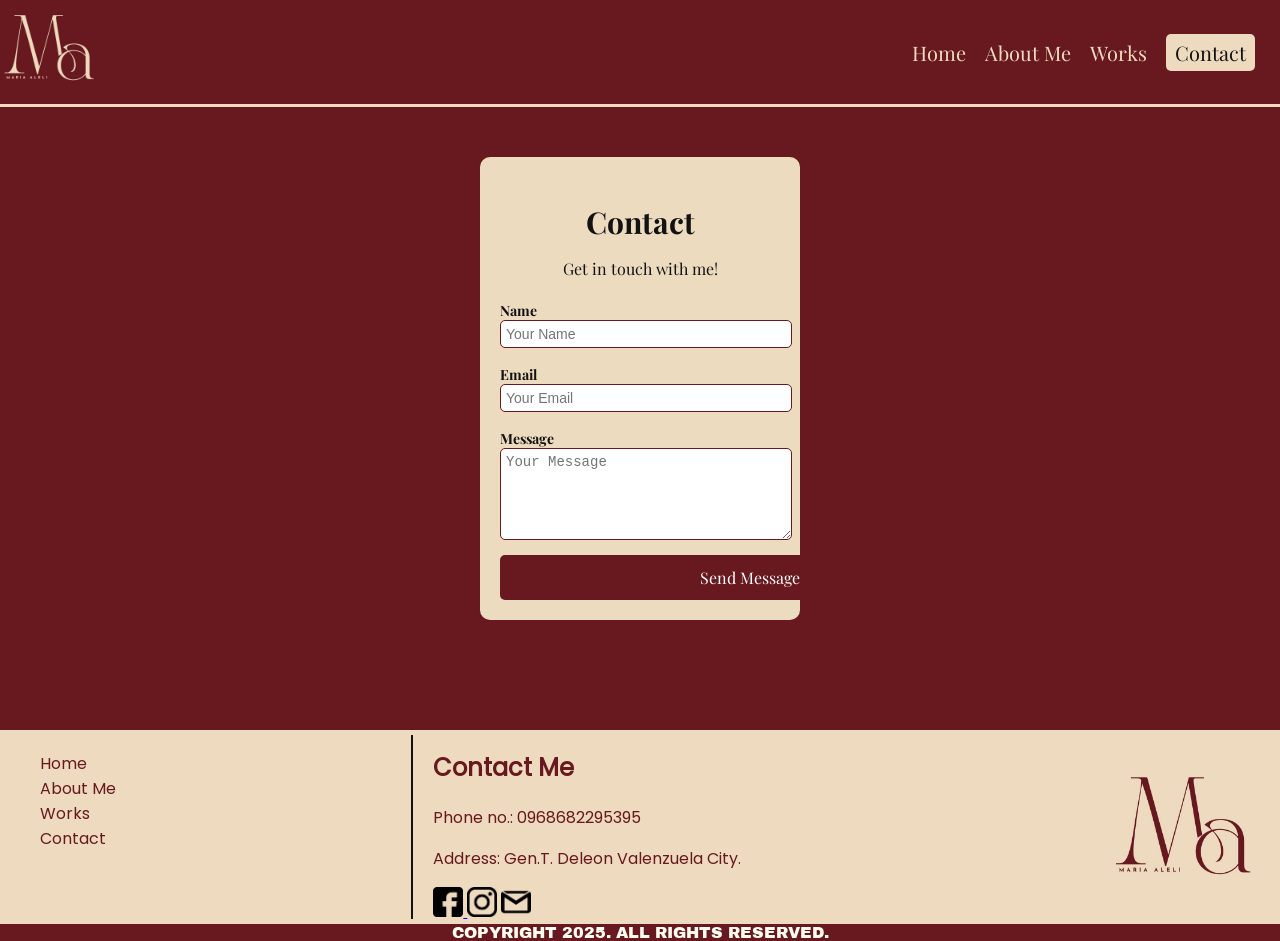
<file: contact.html>
<!DOCTYPE html>
<html>
	<head>
		<meta charset="UTF-8">
		<meta name="viewport" content="width=device-width, initial-scale=1.0">
		<title>Contact</title>
		<link rel="stylesheet" href="css/salilikanStyles.css">
	</head>
	<body id = "contact">
		<header>
		<a  ><img src = "image/aleli red logo.jpg" alt="Logo" class= "logo-img"> </a>
			<nav>
				<ul>
					<li><a href="index.html">Home</a></li>
					<li><a href="about.html">About Me</a></li>
					<li><a href="works.html">Works</a></li>
					<li><a href="contact.html" class="nav-link">Contact</a></li>
				</ul>
			</nav>
			
			
			
		</header>
		
		<main>	
		<section class="contact-container">
			<div class="contact-text">
				<h2>Contact</h2>
				<p>Get in touch with me!</p>
			</div>
			
			
			<div class = "form-container">
				<form class="contact-form">
					<div class="input-group">
						<label for="name">Name</label>
						<input type="text" id="name" name="name" placeholder="Your Name" required>
					</div>
					
					<div class="input-group">
						<label for="email">Email</label>
						<input type="email" id="email" name="email" placeholder="Your Email" required>
					</div>
					
					<div class="input-group">
						<label for="message">Message</label>
						<textarea id="message" name="message" rows="5" placeholder="Your Message" required></textarea>
					</div>
					
					<button type="submit" class="contact-btn">Send Message</button>
				</form>
			</div>
		</section>
		</main>
		
		
		
		
		
		<footer class = "footer">
					

					<div class="link-column">
						
							<ul id="footer-links">
								<li><a href="index.html">Home</a></li>
								<li><a href="about.html">About Me</a></li>
								<li><a href="works.html">Works</a></li>
								<li><a href="contact.html">Contact</a></li>
							</ul>
					</div>
					
					
					<div class="footer-column">
						<h2>Contact Me</h2>
						<p>Phone no.: 0968682295395
						</p>
						<p> Address: Gen.T. Deleon Valenzuela City.</p>	
						
						<a href="https://www.facebook.com/mariaaleli.salilican"><img src ="image/facebook logo.jpg" alt = "facebook" class = "footer-socials"> </a>
						<a href="https://www.instagram.com/aia.aleli/"><img src ="image/inst logo.jpg" alt = "instagram" class = "footer-socials"></a>
						<img src ="image/mail logo.jpg" alt = "mail" class = "footer-socials">
					</div>
					
					
					
					
					<div class="logo-column">
						<img src = "image/beigebg logo.jpg" alt="Logo" class= "footer-logo">
					</div>
					
			
			</footer>
			<p class = "copyright">COPYRIGHT 2025. ALL RIGHTS RESERVED.</p>
			
	</body>
</html>
</file>
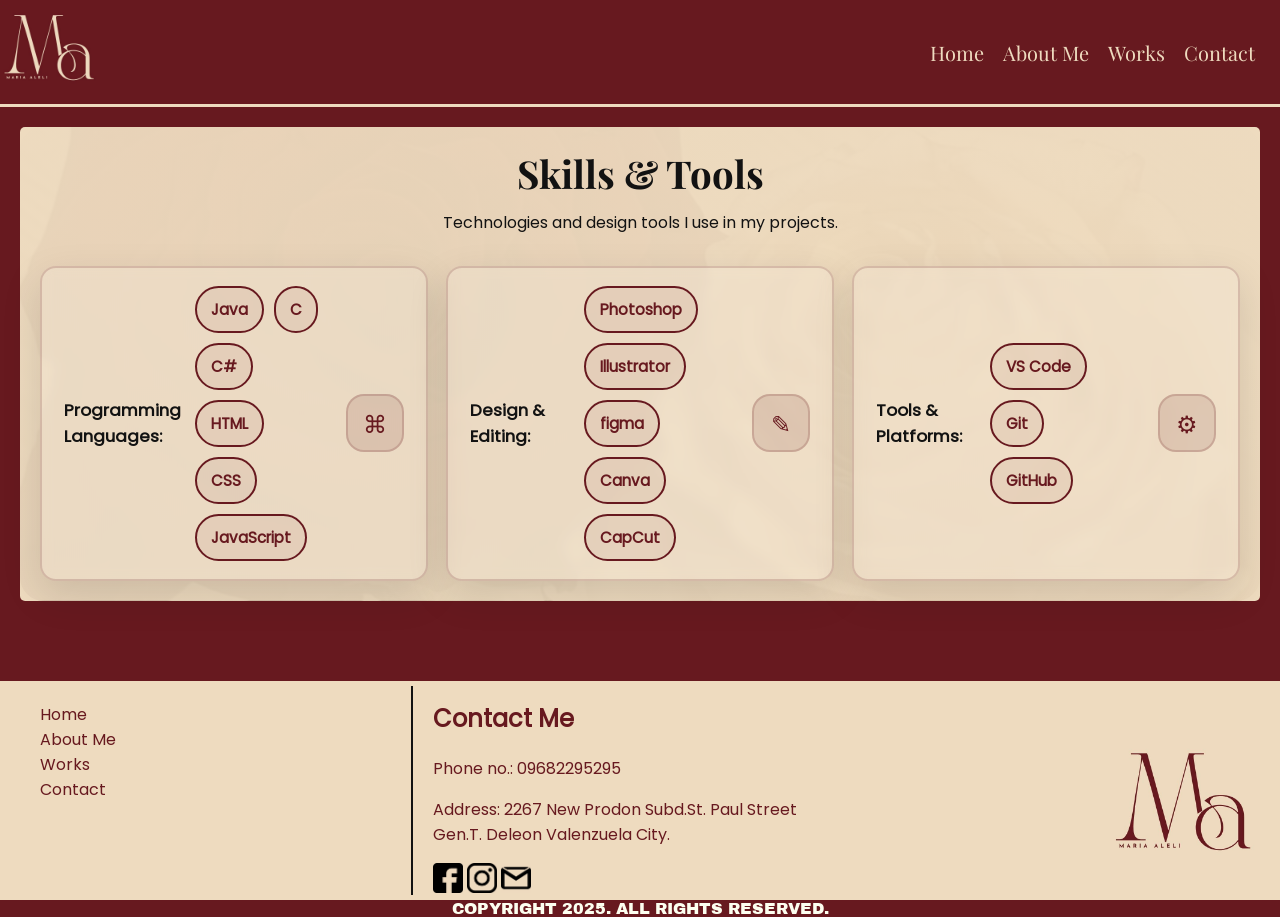
<file: skills.html>
<!DOCTYPE html>
<html>
<head>
	<meta charset="UTF-8">
	<meta name="viewport" content="width=device-width, initial-scale=1.0">
	<title>Skills &amp; Tools</title>
<link rel="stylesheet" href="css/salilikanStyles.css">
	<link rel="stylesheet" href="css/skills_additions.css">
</head>
<body>
	<header>
		<a href="index.html"><img src="image/aleli red logo.jpg" alt="Logo" class="logo-img"></a>
		<nav>
			<ul>
				<li><a href="index.html">Home</a></li>
				<li><a href="about.html">About Me</a></li>
				<li><a href="works.html">Works</a></li>
				<li><a href="contact.html">Contact</a></li>
			</ul>
		</nav>
	</header>

<main>
		<section id="skills" class="skills-container section-panel">
			<div class="skills-welcome-bg" aria-hidden="true"></div>
			<div class="skills-header">
				<h1>Skills &amp; Tools</h1>
				<p>Technologies and design tools I use in my projects.</p>
			</div>

			<div class="skills-cards" aria-label="Skills categories">
				<!-- Programming Languages -->
				<div class="skills-card">
					<div class="skills-card-left">
						<h2>Programming Languages:</h2>
					</div>
					<div class="skills-card-mid">
						<div class="chip-row">
							<span class="skill-chip">Java</span>
							<span class="skill-chip">C</span>
							<span class="skill-chip">C#</span>
							<span class="skill-chip">HTML</span>
							<span class="skill-chip">CSS</span>
							<span class="skill-chip">JavaScript</span>
						</div>
					</div>
					<div class="skills-card-right" aria-hidden="true">
						<div class="skills-icon">⌘</div>
					</div>
				</div>

				<!-- Design & Editing -->
				<div class="skills-card">
					<div class="skills-card-left">
						<h2>Design &amp; Editing:</h2>
					</div>
					<div class="skills-card-mid">
						<div class="chip-row">
							<span class="skill-chip">Photoshop</span>
							<span class="skill-chip">Illustrator</span>
							<span class="skill-chip">figma</span>
							<span class="skill-chip">Canva</span>
							<span class="skill-chip">CapCut</span>
						</div>
					</div>
					<div class="skills-card-right" aria-hidden="true">
						<div class="skills-icon">✎</div>
					</div>
				</div>

				<!-- Tools & Platforms -->
				<div class="skills-card">
					<div class="skills-card-left">
						<h2>Tools &amp; Platforms:</h2>
					</div>
					<div class="skills-card-mid">
						<div class="chip-row">
							<span class="skill-chip">VS Code</span>
							<span class="skill-chip">Git</span>
							<span class="skill-chip">GitHub</span>
						</div>
					</div>
					<div class="skills-card-right" aria-hidden="true">
						<div class="skills-icon">⚙</div>
					</div>
				</div>
			</div>
		</section>
	</main>

	<footer class="footer">
		<div class="link-column">
			<ul id="footer-links">
				<li><a href="index.html">Home</a></li>
				<li><a href="about.html">About Me</a></li>
				<li><a href="works.html">Works</a></li>
				<li><a href="contact.html">Contact</a></li>
			</ul>
		</div>

		<div class="footer-column">
			<h2>Contact Me</h2>
			<p>Phone no.: 09682295295</p>
			<p> Address: 2267 New Prodon Subd.St. Paul Street Gen.T. Deleon Valenzuela City.</p>
			<a href="https://www.facebook.com/mariaaleli.salilican"><img src="image/facebook logo.jpg" alt="facebook" class="footer-socials"></a>
			<a href="https://www.instagram.com/aia.aleli/"><img src="image/inst logo.jpg" alt="instagram" class="footer-socials"></a>
			<img src="image/mail logo.jpg" alt="mail" class="footer-socials">
		</div>

		<div class="logo-column">
			<img src="image/beigebg logo.jpg" alt="Logo" class="footer-logo">
		</div>
	</footer>

	<p class="copyright">COPYRIGHT 2025. ALL RIGHTS RESERVED.</p>
</body>
</html>
</file>
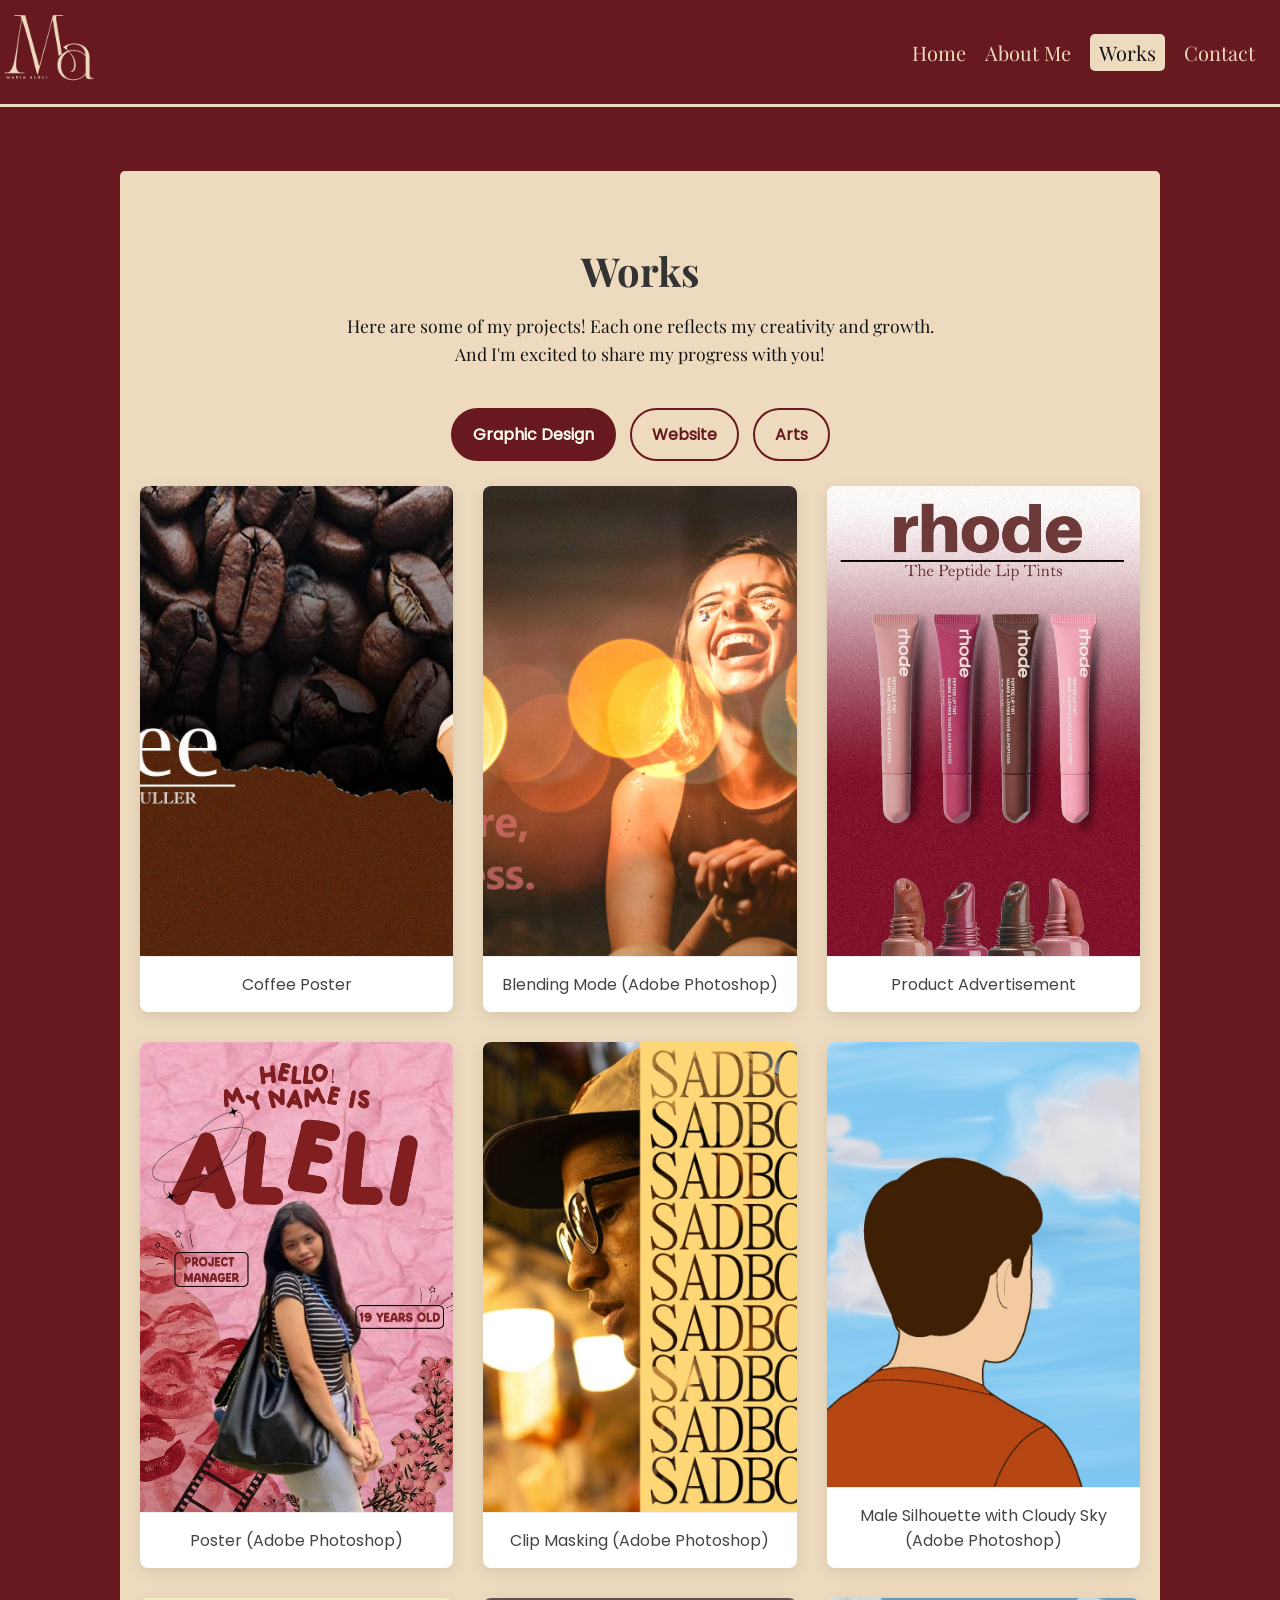
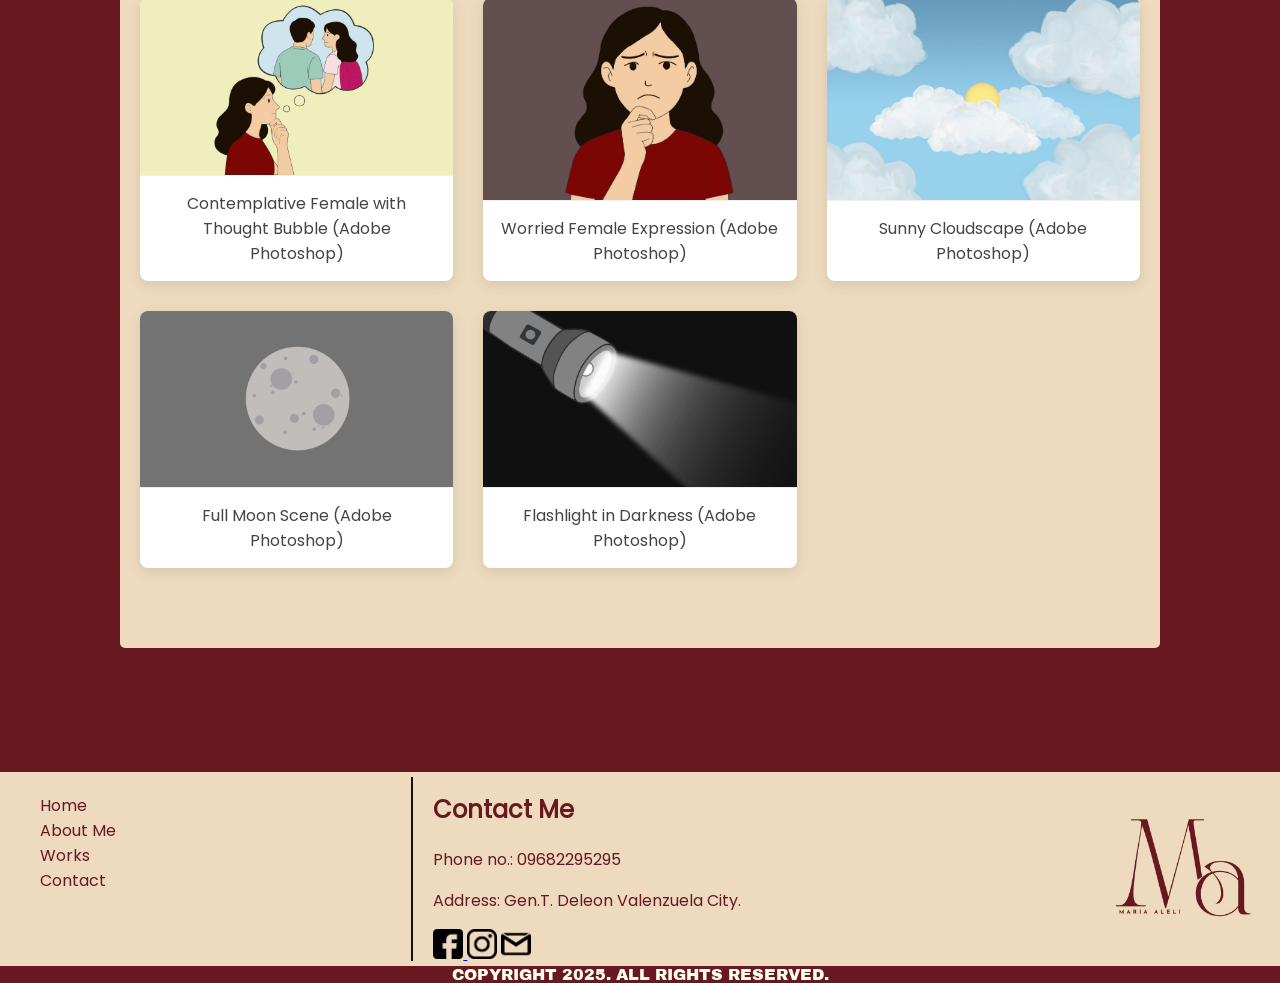
<file: works.html>
<!DOCTYPE html>
<html>
<head>
	<meta charset="UTF-8">
	<meta name="viewport" content="width=device-width, initial-scale=1.0">
    <title>Works</title>
    <link rel="stylesheet" href="css/salilikanStyles.css">
	<script src="js/script.js"></script>
</head>
<body id = "works">
    <header>
	<a href = "index.html"><img src = "image/aleli red logo.jpg" alt="Logo" class= "logo-img"> </a>
        <nav>
            <ul>
                <li><a href="index.html">Home</a></li>
                <li><a href="about.html">About Me</a></li>
                <li><a href="works.html" class="nav-link">Works</a></li>
                <li><a href="contact.html">Contact</a></li>
            </ul>
        </nav>
    </header>
	
	<main>
		<section class="work-container">    
    <div class="work-text">
        <h1>Works</h1>
        <p>Here are some of my projects! Each one reflects my creativity and growth. 
        And I'm excited to share my progress with you!</p>
    </div>
    

    
    <!-- Category Buttons -->
    <div class="work-categories" role="tablist" aria-label="Work categories">
        <button type="button" class="work-cat-btn active" data-category="graphic">Graphic Design</button>
        <button type="button" class="work-cat-btn" data-category="website">Website</button>
        <button type="button" class="work-cat-btn" data-category="arts">Arts</button>
    </div>

    <!-- Category content (graphic design = all current projects) -->
    <div class="work-category-content" id="work-graphic" aria-live="polite">
        <!-- Graphic Design: move everything that used to be page1 + page2 -->
        <div class="work-gallery" id="work-graphic-design">
            <div class="work-item">
                <img src="image/SALILIKAN_COFFEE POSTER.jpg" alt="Coffee Poster" class="works-img">
                <p class="work-label">Coffee Poster</p>
            </div>
            <div class="work-item">
                <img src="image/Salilikan_BlendingMode.jpg" alt="Blending Mode (Adobe Photoshop)" class="works-img">
                <p class="work-label">Blending Mode (Adobe Photoshop)</p>
            </div>
            <div class="work-item">
                <img src="image/rhode poster.jpg" alt="Product Advertisement" class="works-img">
                <p class="work-label">Product Advertisement</p>
            </div>
            <div class="work-item">
                <img src="image/self poster.jpg" alt="Poster (Adobe Photoshop)" class="works-img">
                <p class="work-label">Poster (Adobe Photoshop)</p>
            </div>
            <div class="work-item">
                <img src="image/Salilikan_ClippingMask.jpg" alt="Clip Masking (Adobe Photoshop)" class="works-img">
                <p class="work-label">Clip Masking (Adobe Photoshop)</p>
            </div>

            <div class="work-item">
                <img src="image/multimedia assets (1).jpg" alt="Male Silhouette with Cloudy Sky (Adobe Photoshop)" class="works-img">
                <p class="work-label">Male Silhouette with Cloudy Sky (Adobe Photoshop)</p>
            </div>
            <div class="work-item">
                <img src="image/multimedia assets (2).jpg" alt="Contemplative Female with Thought Bubble (Adobe Photoshop)" class="works-img">
                <p class="work-label">Contemplative Female with Thought Bubble (Adobe Photoshop)</p>
            </div>
            <div class="work-item">
                <img src="image/multimedia assets (3).jpg" alt="Worried Female Expression (Adobe Photoshop)" class="works-img">
                <p class="work-label">Worried Female Expression (Adobe Photoshop)</p>
            </div>
            <div class="work-item">
                <img src="image/multimedia assets (4).jpg" alt="Sunny Cloudscape (Adobe Photoshop)" class="works-img">
                <p class="work-label">Sunny Cloudscape (Adobe Photoshop)</p>
            </div>
            <div class="work-item">
                <img src="image/multimedia assets (5).jpg" alt="Full Moon Scene (Adobe Photoshop)" class="works-img">
                <p class="work-label">Full Moon Scene (Adobe Photoshop)</p>
            </div>
            <div class="work-item">
                <img src="image/multimedia assets (6).jpg" alt="Flashlight in Darkness (Adobe Photoshop)" class="works-img">
                <p class="work-label">Flashlight in Darkness (Adobe Photoshop)</p>
            </div>
        </div>
    </div>

    <div class="work-category-content" id="work-website" style="display:none;" aria-live="polite">
        <div class="work-placeholder">
            <h2>Website</h2>
            <p>Placeholder section for your future website projects.</p>
        </div>
    </div>

    <div class="work-category-content" id="work-arts" style="display:none;" aria-live="polite">
        <div class="work-placeholder">
            <h2>Arts</h2>
            <p>Placeholder section for your future arts projects.</p>
        </div>
    </div>
</section>

<div id="lightbox" class="lightbox">
  <span class="close-btn">&times;</span>
  <img class="lightbox-content" id="lightbox-img">
  <div id="caption" class="caption"></div>
</div>
	</main>
	
	<footer class = "footer">
				

				<div class="link-column">
					
						<ul id="footer-links">
							<li><a href="index.html">Home</a></li>
							<li><a href="about.html">About Me</a></li>
							<li><a href="works.html">Works</a></li>
							<li><a href="contact.html">Contact</a></li>
						</ul>
				</div>
				
				
				<div class="footer-column">
					<h2>Contact Me</h2>
					<p>Phone no.: 09682295295</p>
					<p> Address: Gen.T. Deleon Valenzuela City.</p>	
					
					<a href="https://www.facebook.com/mariaaleli.salilican"><img src ="image/facebook logo.jpg" alt = "facebook" class = "footer-socials"> </a>
					<a href="https://www.instagram.com/aia.aleli/"><img src ="image/inst logo.jpg" alt = "instagram" class = "footer-socials"></a>
					<img src ="image/mail logo.jpg" alt = "mail" class = "footer-socials">
				</div>
				
				
				
				
				<div class="logo-column">
				<img src = "image/beigebg logo.jpg" alt="Logo" class= "footer-logo">
				</div>
				
		
		</footer>
		<p class = "copyright">COPYRIGHT 2025. ALL RIGHTS RESERVED.</p>
	
	
</body>
</html>
</file>
<file: css/salilikanStyles.css>
@font-face {
	font-family: 'Archivo Black';
	src: url('../fonts/ArchivoBlack-Regular.ttf') format('truetype');
}
@font-face {
	font-family: 'Playfair Display';
	src: url('../fonts/PlayfairDisplay-VariableFont_wght.ttf') format('truetype');
}
@font-face {
	font-family: 'Poppins';
	src: url('../fonts/Poppins-Regular.ttf') format('truetype');
}
nav{ 
text-align: right;
padding : 10px;

}
nav ul{
	display: inline-block; 
    list-style: none;
    padding: 0;
    margin: 0;
}
 
 nav ul li{
	display: inline-block;
    margin-right: 15px;
	
}

nav ul li a {
    color : #eedbbf;
    text-decoration: none;
	font-size : 20px;
	display: inline-block;
    transition: all 0.3s ease; 

}

ul li a:hover{
	background-color : #FDFFF0;
	color : #121212;
	border-radius : 5px;
	transform: scale(1.1);
}

header {
	background-color : #67191f;
	display : flex;
	justify-content: space-between;
	align-items : center;
	border-bottom: 3px solid #eedbbf;
	
}
.logo-img {
	width : auto;
	height : 100px;
	
}
html {
    scroll-behavior: smooth;
}
body {
	font-family: 'Playfair Display', serif;
	background-color : #67191f;
	color : #FDFFF0;
	margin: 0px;
	overflow-x: hidden;
    width: 100%;

}
main {
    padding-bottom: 60px;
}
section {	
	padding: 20px;
    margin: 20px auto;
    background: #eedbbf;
    border-radius: 5px;
    max-width: 1200px;
}

.nav-link {
    color: #eedbbf;
    text-decoration: none;
    font-size: 20px;
    padding: 5px 9px;
    display: inline-block;
    border-radius: 5px;
    transition: all 0.3s ease; 
}


#Home .nav-link[href="index.html"],
#about .nav-link[href="about.html"],
#works .nav-link[href="works.html"],
#contact .nav-link[href="contact.html"] {
	background-color : #eedbbf;
    color: #121212;    
}




/*Home Page*/

.home-content {
	font-family: 'Playfair Display', sans-serif;
	display: flex;
	flex-direction: column;
	justify-content: center;
	align-items: center;
	text-align: center;
	gap: 24px;
	max-width: 900px;
	margin: 0;
}

.home-welcome-media {
	display: flex;
	align-items: center;
	justify-content: center;
	position: relative;
	padding: 10px;
}

.home-welcome-image {
	width: 100%;
	max-width: 420px;
	height: auto;
	border-radius: 22px;
	border: 10px solid #FDFFF0;
	box-shadow: 0 18px 48px rgba(0,0,0,0.18);
	transform: rotate(2deg);
	transition: transform 0.25s ease, box-shadow 0.25s ease;
	object-fit: cover;
}

.home-welcome-media:hover .home-welcome-image {
	transform: rotate(0deg) translateY(-2px);
	box-shadow: 0 24px 70px rgba(0,0,0,0.24);
}

.home-welcome-media-glow {
	position: absolute;
	inset: 0;
	margin: auto;
	width: 75%;
	height: 75%;
	border-radius: 999px;
	background: radial-gradient(circle at 30% 30%, rgba(103, 25, 31, 0.22), rgba(103, 25, 31, 0) 65%);
	filter: blur(8px);
	pointer-events: none;
	z-index: 0;
}

.home-welcome-media .home-welcome-image {
	position: relative;
	z-index: 1;
}


.home-badge {
	font-family: 'Poppins', sans-serif;
	font-size: 0.8rem;
	letter-spacing: 0.14em;
	text-transform: uppercase;
	padding: 10px 20px;
	border-radius: 999px;
	border: 2px solid #67191f;
	background: rgba(238, 219, 191, 0.14);
	color: #67191f;
}

.home-welcome h1 {
	font-family: 'Playfair Display', serif;
	font-size: clamp(1rem, 3vw, 3rem);
	line-height: 1.02;
	margin: 0;
	color: #121212;
}

.home-subtitle {
	font-family: 'Poppins', sans-serif;
	font-size: clamp(0.7rem, 1.5vw, 1.3rem);
	line-height: 1.8;
	max-width: 760px;
	color: #121212;
	margin: 0;
}

.home-actions {
	display: flex;
	gap: 18px;
	flex-wrap: wrap;
	justify-content: center;
	margin-top: 12px;
}

.home-button {
	text-decoration: none;
	font-family: 'Poppins', sans-serif;
	font-weight: 600;
	padding: 16px 28px;
	border-radius: 12px;
	border: 2px solid transparent;
	transition: all 0.25s ease;
	display: inline-flex;
	align-items: center;
	justify-content: center;
}

.home-button.primary {
	background-color: #67191f;
	color: #FDFFF0;
}

.home-button.secondary {
	background: transparent;
	color: #67191f;
	border-color: #67191f;
}

.home-button:hover {
	transform: translateY(-2px);
}

.home-button.secondary:hover {
	background: rgba(255,255,255,0.12);
}

.home-welcome {
	background-color: #eedbbf;
	background-image: linear-gradient(rgba(238, 219, 191, 0.96), rgba(238, 219, 191, 0.96)), url('../image/home bg.jpg');
	background-repeat: no-repeat;
	background-size: cover;
	background-position: center;
	padding: 90px 40px;
	min-height: 75vh;
	color: #121212;
	margin: 20px auto;
	border-radius: 24px;
	box-shadow: 0 24px 60px rgba(0,0,0,0.22);
	max-width: 1180px;

	/* new layout */
	display: grid;
	grid-template-columns: 1.15fr 0.85fr;
	align-items: center;
	gap: 34px;
}


.home-text {
	font-family: 'Playfair Display', sans-serif;
	font-size: 30px;
}

.story-section{
	display: grid;
	grid-template-columns: 1fr 1fr;
	align-items: center;
	gap: 18px;
	width: 100%;
	padding: 55px 24px;
	min-height: 55vh;
	background-color: #eedbbf;

	background-image: linear-gradient(rgba(238, 219, 191, 0.96), rgba(238, 219, 191, 0.96)), url('../image/home bg.jpg');
	background-repeat: no-repeat;
	background-size: cover;
	background-position: center;
	margin: 20px auto;
	border-radius: 24px;
	box-shadow: 0 20px 50px rgba(0,0,0,0.22);
	max-width: 1180px;
	color: #121212;
}


.story-image{
	width: 100%;
	max-width: 420px;

	height: auto;
	border-radius: 22px;
	border: 10px solid #FDFFF0;
	box-shadow: 0 18px 48px rgba(0,0,0,0.18);
	transform: rotate(2deg);
	transition: transform 0.25s ease, box-shadow 0.25s ease;
	object-fit: cover;
	padding: 0;
	margin: 0;
}

.story-section:hover .story-image{
	transform: rotate(0deg) translateY(-2px);
	box-shadow: 0 24px 70px rgba(0,0,0,0.24);
}

/* subtle “not boring” animation */
.story-section,
.story-image,
.story-container{
	animation: storyFloatIn 700ms ease both;
}

@keyframes storyFloatIn {
	from { opacity: 0; transform: translateY(10px); }
	to { opacity: 1; transform: translateY(0); }
}

.story-container{
	backdrop-filter: blur(6px);
	-webkit-backdrop-filter: blur(6px);
	padding: 40px 28px;
	font-size: 18px;
	color: #121212;
	text-align: center;
	line-height: 40px;
}
.story-container p {
	font-family: 'Poppins', sans-serif;
}

.home-btn {
    background-color: #67191f; 
    color: #FDFFF0; 
    border: 2px solid #FDFFF0;
	padding: 10px 20px;
    font-size: 16px;
    font-family: 'Playfair Display', sans-serif;
    border-radius: 5px;
    cursor: pointer;
	text-decoration: none;
    transition: all 0.3s ease;
}

.home-btn:hover {
    background-color: #FDFFF0;
    color: #67191f;

}

/* Make story CTA buttons match Home buttons + tweak spacing */
.story-container .home-btn{
    display: inline-flex;
    align-items: center;
    justify-content: center;
    margin-top: 22px;
}
.story-container .home-btn{
    padding: 16px 28px;
    border-radius: 12px;
    font-size: 16px;
    font-family: 'Poppins', sans-serif;
    font-weight: 600;
}

/* Ensure spacing stays nice on smaller screens */
@media screen and (max-width: 768px){
    .story-container .home-btn{ margin-top: 18px; }
}
@media screen and (max-width: 480px){
    .story-container .home-btn{ margin-top: 14px; padding: 12px 20px; font-size: 14px; border-radius: 10px; }
}





/*About Page*/
.video-Container{
	
	display: flex;
	justify-content: center;
	align-items: center;
	width: auto;
	margin-right: 30px;
	
}
.main-video{
	
	height: 400px;
	width: 800px;
}
video{
	height: 400px;
	width: 800px;
}

.about-title{
	font-size : 50px;
	font-weight: bold;
	text-align: center;
	margin-right : -1100px;
	
}

.about-img {
	height :500px;
	width : auto;
	border : solid 10px #fdfff0;
	margin-bottom : 50px;
}


.gallery-img{
	height :280px;
	width : auto;
	border: 20px solid #fdfff0;
	display: flex;
	display: inline;
	border-bottom: 60px solid #fdfff0;
}

.gallery-photos{
	display: flex;
	flex-wrap: wrap;
	justify-content: center;
	gap: 50px;
	
}

.gallery-text{
	color: #121212;
	font-size: 30px;
	text-align: center;
	font-weight: bold;
	
}

.about-container{
	display : flex;	
	border-radius : 5px;
	font-size: 25px;
	text-align: center;
	align-items: center;
    justify-content: space-between;
	color : #121212;
	font-family : 'PlayFair Display', serif;
	
}

.about-text{
	font-family : 'Playfair Display', sans-serif;
	display: flex;
	text-align: center;
	line-height: 45px;
	padding : 50px;
}


/*Work Page*/
.work-text{
	display: flex;
	justify-content: center;
	align-items: center;
	text-align : center;
	flex-direction: column;
	font-size : 20px;
	color : #121212;
	
}

.work-container {
    max-width: 1000px;
    margin: 5%	 auto;
    padding: 40px 20px;
    font-family: 'poppins', sans-serif;
}


/* Works Header Text */
.work-text {
	font-family: 'PlayFair Display', sans-serif;
    text-align: center;
    margin-bottom: 40px;
}

.work-text h1 {
    font-size: 2.5rem;
    color: #333;
    margin-bottom: 15px;
}

.work-text p {
    font-size: 1.1rem;
    color: #121212;
    max-width: 600px;
    margin: 0 auto;
    line-height: 1.6;
}

.work-gallery {
    display: grid;
    grid-template-columns: repeat(auto-fill, minmax(280px, 1fr));
    gap: 30px;
    margin-bottom: 40px;
}

.work-item {
    background: #fff;
    border-radius: 8px;
    overflow: hidden;
    box-shadow: 0 4px 15px rgba(0, 0, 0, 0.1);
    transition: transform 0.3s ease, box-shadow 0.3s ease;
	  display: flex;
    flex-direction: column;
    height: 100%;
}

.work-item:hover {
    transform: translateY(-5px);
    box-shadow: 0 6px 20px rgba(0, 0, 0, 0.15);
}

.works-img {
    width: 100%;
    height: auto;
    display: block;
    border-bottom: 1px solid #eee;
    object-fit: cover;
    flex-grow: 1;
}

.work-label {
    padding: 15px;
    text-align: center;
    font-size: 1rem;
    color: #444;
    margin: 0;
}

/* Work category buttons */
.work-categories {
    display: flex;
    justify-content: center;
    gap: 14px;
    margin: 10px 0 25px;
    flex-wrap: wrap;
}

.work-cat-btn {
    font-family: 'Poppins', sans-serif;
    font-weight: 600;
    font-size: 1rem;
    padding: 12px 20px;
    border-radius: 999px;
    border: 2px solid #67191f;
    background: transparent;
    color: #67191f;
    cursor: pointer;
    transition: all 0.25s ease;
}

.work-cat-btn:hover {
    background: rgba(103, 25, 31, 0.08);
    transform: translateY(-2px);
}

.work-cat-btn.active {
    background: #67191f;
    color: #FDFFF0;
}

.work-placeholder {
    text-align: center;
    padding: 30px 10px;
    color: #121212;
}

.work-placeholder h2 {
    color: #121212;
    font-size: 1.8rem;
    margin: 0 0 10px;
    font-family: 'Playfair Display', serif;
}

.work-placeholder p {
    color: #121212;
    font-size: 1.1rem;
    margin: 0;
    font-family: 'Poppins', sans-serif;
}




/* Lightbox Styles */
.lightbox {
  display: none;
  position: fixed;
  z-index: 1000;
  left: 0;
  top: 0;
  width: 100%;
  height: 100%;
  background-color: rgba(0, 0, 0, 0.9);
  text-align: center;
}

.lightbox-content {
  max-width: 90%;
  max-height: 90%;
  margin: auto;
  position: absolute;
  top: 50%;
  left: 50%;
  transform: translate(-50%, -50%);
}

.caption {
  color: #fff;
  padding: 10px;
  position: absolute;
  bottom: 20px;
  width: 100%;
  text-align: center;
}

.close-btn {
  color: white;
  position: absolute;
  top: 20px;
  right: 30px;
  font-size: 35px;
  font-weight: bold;
  cursor: pointer;
}

.close-btn:hover {
  color: #ccc;
}














/*Contact Page*/
.contact-container {
   
    background: #eddbbf;
    border-radius: 10px;
    text-align: center;
	margin: 50px 480px;
	
}

.contact-text h2 {
    font-size: 30px;
    color: #121212;
    margin-bottom: 10px;
}

.contact-text p {
    color: #121212;
    font-size: 16px;
    margin-bottom: 20px;
}

.contact-form {
    display: flex;
    flex-direction: column;
    gap: 15px;
}

.input-group {
    text-align: left;
	
}

.input-group label {
    font-size: 14px;
    font-weight: bold;
    color: #121212;
}

.input-group input,
.input-group textarea {
	display : flex;
    width: 100%;
    padding: 5px;
    border: 1px solid #67191f;
    border-radius: 5px;
    font-size: 14px;
}

.contact-btn {
	display: flex;
	justify-content : center;
	width: 500px;
    background: #67191f;
	font-family: 'Playfair Display', sans-serif;
    color: #ffffff;
    padding: 12px;
    border: none;
    border-radius: 5px;
    font-size: 16px;
    cursor: pointer;
    transition: background 0.3s ease;
}

.contact-btn:hover {
    background: #fdfff0; 
	color: #121212;
	
}




/*footer*/
footer{
	font-family : 'Poppins';
	background-color : #eedbbf;
	
	color : #67191f;
}

.footer{
	display: grid;
    grid-template-columns: repeat(3, 1fr);
	text-align: left;
    gap: 20px;
}

.link-column{
	border-right: solid 2px #121212;
	margin : 5px 0px;
}
#footer-links {
    list-style: none;
    
}
#footer-links a {
    color: #67191f;
    text-decoration: none;
    transition: color 0.3s ease;
}

.link-column{
	border-left: 200px black ;
}
.logo-column {
    display: flex;
    align-items: flex-end;
    justify-content: flex-end;
    padding: 20px;
	font-size: 100px;
}
.footer-socials{
	height: 30px;
	width: auto;
}

.footer-logo{
	width: 150px;
    height: auto;
}
.copyright{
	background-color: #67191f;
	color : #fdfff0;
	font-family: "Archivo Black", sans-serif;
	text-align : center;
	padding : 0;
	margin: 0;
	display : flex;
	justify-content: center;
}	











/* ==================== MEDIA QUERIES ==================== */

/* Tablet Landscape (1024px and below) */
@media screen and (max-width: 1024px) {
    .home-welcome {
        grid-template-columns: 1fr;
        padding: 70px 20px;
        gap: 22px;
    }
    .home-content {
        max-width: 760px;
    }
    .home-welcome-image {
        max-width: 520px;
    }

    /* Header */
    nav {
        text-align: center;
    }
    nav ul {
        display: flex;
		
        justify-content: center;
        flex-wrap: wrap; 
        padding: 0;
    }
    nav ul li {
		display: inline-block;
        margin: 0px 10px;
		
    }
	nav ul li a {
    text-decoration: none;
	font-size : 15px;
	}
    
    /* Home Page */
    #text-welcome {
        font-size: 50px;
    }
    
    .home-text {
        font-size: 20px;
    }
    
    .story-image {
        height: 450px;
        margin-left: 30px;
    }
    
    .story-container {
        margin: 40px;
        font-size: 20px;
        line-height: 35px;
    }
    
    /* About Page */
    .main-video, video {
        height: 300px;
        width: 600px;
    }
    
    .about-img {
        height: 400px;
    }
    
    .gallery-img {
        height: 220px;
    }
    
    /* Works Page */
    .work-gallery {
        grid-template-columns: repeat(auto-fill, minmax(240px, 1fr));
        gap: 20px;
    }
    
    /* Contact Page */
    .contact-container {
        margin: 50px 200px;
    }
    
    /* Footer */
    .footer {
        grid-template-columns: 1fr 1fr;
    }
    
    .logo-column {
        grid-column: span 2;
        justify-content: center;
    }
}

/* Tablet Portrait (768px and below) */
@media screen and (max-width: 768px) {
    .home-welcome {
        padding: 60px 16px;
        gap: 18px;
    }
    .home-welcome-media {
        padding: 0;
    }
    .home-welcome-image {
        border-width: 8px;
        max-width: 420px;
    }

    /* Header */
    nav {
        text-align: center;
    }
    nav ul {
        display: flex;
		
        justify-content: center;
        flex-wrap: wrap; 
        padding: 0;
    }
    nav ul li {
		display: inline-block;
        margin: 0px 10px;
		
    }
	nav ul li a {
    text-decoration: none;
	font-size : 15px;
	}
    
    
    .logo-img {
        margin-bottom: 15px;
    }
    
    nav ul {
        justify-content: center;
    }
    
    /* Home Page */
    .home-welcome {
        padding: 60px 20px;
    }
    
    #text-welcome {
        font-size: 40px;
    }
    
    .home-text {
        font-size: 18px;
    }
    
    .story-section {
        flex-direction: column;
        align-items: center;
    }
    
    .story-image {
        height: 350px;
        margin: 0 0 20px 0;
    }
    
    .story-container {
        margin: 0;
        font-size: 18px;
        line-height: 30px;
    }
    
    /* About Page */
    .about-container {
        flex-direction: column;
    }
    
    .about-title {
        margin-right: 0;
        margin-bottom: 20px;
    }
    
    .about-img {
        height: 350px;
        margin-bottom: 20px;
    }
    
    .main-video, video {
        height: 250px;
        width: 100%;
    }
    
    .gallery-img {
        height: 200px;
        border: 15px solid #fdfff0;
        border-bottom: 40px solid #fdfff0;
    }
    
    /* Works Page */
    .work-container {
        padding: 20px;
    }
    
    .work-gallery {
        grid-template-columns: repeat(auto-fill, minmax(200px, 1fr));
        gap: 15px;
    }
    
    /* Contact Page */
    .contact-container {
        margin: 50px 100px;
    }
    
    .contact-btn {
        width: 100%;
    }
    
    /* Footer */
    .footer {
        grid-template-columns: 1fr;
        text-align: center;
    }
    
    .link-column {
        border-right: none;
        border-bottom: 2px solid #121212;
        padding-bottom: 20px;
        margin-bottom: 20px;
    }
    
    .logo-column {
        grid-column: span 1;
    }
}

/* Mobile Landscape (480px and below) */
@media screen and (max-width: 480px) {
    .home-welcome-image {
        border-width: 6px;
        max-width: 320px;
    }

    /* Header */
    nav {
        text-align: center;
    }
    nav ul {
        display: flex;
		
        justify-content: center;
        flex-wrap: wrap; 
        padding: 0;
    }
    nav ul li {
		display: inline-block;
        margin: 0px 10px;
		
    }
	nav ul li a {
    text-decoration: none;
	font-size : 15px;
	}
    /* Home Page */
    #text-welcome {
        font-size: 30px;
    }
    
    .home-text {
        font-size: 16px;
    }
    
    .story-image {
        height: 250px;
    }
    
    .story-container {
        font-size: 16px;
        line-height: 25px;
        padding: 20px;
    }
    
    .home-btn {
        padding: 8px 16px;
        font-size: 14px;
    }
    
    /* About Page */
    .about-title {
        font-size: 40px;
    }
    
    .about-img {
        height: 250px;
    }
    
    .main-video, video {
        height: 180px;
    }
    
    .gallery-img {
        height: 150px;
        border: 10px solid #fdfff0;
        border-bottom: 30px solid #fdfff0;
    }
	.about-text p{
		font-size : 15px;
		line-height:  15px;
		
	}
	.about-text{
		width: 100%;
		margin: 0;
	}
    
    /* Works Page */
    .work-text h1 {
        font-size: 2rem;
    }
    
    .work-gallery {
        grid-template-columns: 1fr;
    }
    
    .work-item {
        max-width: 300px;
        margin: 0 auto;
    }
    
    /* Contact Page */
    .contact-container {
        margin: 30px 20px;
        padding: 20px;
    }
    
    .contact-text h2 {
        font-size: 24px;
    }
    
    .input-group input,
    .input-group textarea {
        width: 100%;
    }
    
    /*footer*/
	 .footer {
        display: none;
    }
	.copyright{
		font-size : 15px;
	}

}

/* Small Mobile (320px and below) */
@media screen and (max-width: 320px) {
    /* Header */
    .logo-img {
        height: 60px;
    }
    
    nav {
        text-align: center;
    }
    nav ul {
        display: flex;
		
        justify-content: center;
        flex-wrap: wrap; 
        padding: 0;
    }
    nav ul li {
		display: inline-block;
        margin: 0px 10px;
		
    }
	nav ul li a {
    text-decoration: none;
	font-size : 15px;
	}
    
    /* Home Page */
    #text-welcome {
        font-size: 24px;
    }
    
    .home-text {
        font-size: 14px;
    }
    
    .story-image {
        height: 200px;
    }
    
    .story-container {
        font-size: 14px;
        line-height: 22px;
        padding: 15px;
    }
    
    /* About Page */
    .about-title {
        font-size: 30px;
    }
    
    .about-img {
        height: 200px;
    }
	.about-text p{
		font-size : 10px;
		line-height:  15px;
		
	}
	.about-text{
		width: 100%;
		margin: 0;
	}
    
    .main-video, video {
        height: 150px;
    }
    
    .gallery-img {
        height: 120px;
        border: 8px solid #fdfff0;
        border-bottom: 25px solid #fdfff0;
    }
    
    /* Works Page */
    .work-text h1 {
        font-size: 1.8rem;
    }
    
    .work-text p {
        font-size: 1rem;
    }
    
    /* Contact Page */
    .contact-text h2 {
        font-size: 20px;
    }
    
    .contact-btn {
        padding: 10px;
        font-size: 14px;
    }
    
    /* Footer */
    .footer-column h2 {
        font-size: 18px;
    }
    
    .footer-socials {
        height: 20px;
    }
    
    .copyright {
        font-size: 12px;
    }
}

/* Special Cases for Very Small Screens */
@media screen and (max-width: 280px) {
    nav {
        text-align: center;
    }
    nav ul {
        display: flex;
		
        justify-content: center;
        flex-wrap: wrap; 
        padding: 0;
    }
    nav ul li {
		display: inline-block;
        margin: 0px 10px;
		
    }
	nav ul li a {
    text-decoration: none;
	font-size : 15px;
	}
    
    .logo-img {
        height: 50px;
    }
    
    #text-welcome {
        font-size: 20px;
    }
    
    .story-image {
        height: 180px;
    }
    
    .gallery-img {
        height: 100px;
    }
	/*footer*/
	 .footer {
        display: none;
    }
	.copyright{
		font-size : 10px;
	}



}
</file>
<file: css/skills_additions.css>
/******************************
  Skills & Tools (cards)
******************************/

.skills-container {
	position: relative;
}

.skills-welcome-bg {
	position: absolute;
	inset: 0;
	border-radius: 24px;
	background: linear-gradient(rgba(238, 219, 191, 0.96), rgba(238, 219, 191, 0.96)), url('../image/home bg.jpg');
	background-repeat: no-repeat;
	background-size: cover;
	background-position: center;
	z-index: 0;
}

.skills-container .skills-header,
.skills-container .skills-cards {
	position: relative;
	z-index: 1;
}

.skills-header {
	text-align: center;
	margin-bottom: 28px;
}

.skills-header h1 {
	font-family: 'Playfair Display', serif;
	font-size: clamp(1.4rem, 3vw, 3rem);
	margin: 0;
	color: #121212;
}

.skills-header p {
	font-family: 'Poppins', sans-serif;
	margin: 10px auto 0;
	color: #121212;
	max-width: 720px;
	line-height: 1.8;
}

.skills-cards {
	display: grid;
	grid-template-columns: repeat(3, 1fr);
	gap: 18px;
	padding: 0;
}


.skills-card {
	display: grid;
	grid-template-columns: 0.95fr 1.3fr 0.7fr;
	align-items: center;
	gap: 14px;
	padding: 18px 22px;
	border-radius: 16px;
	background: rgba(255,255,255,0.16);
	border: 2px solid rgba(103, 25, 31, 0.18);
	box-shadow: 0 14px 40px rgba(0,0,0,0.12);
	backdrop-filter: blur(6px);
	-webkit-backdrop-filter: blur(6px);
	transition: transform 0.25s ease, box-shadow 0.25s ease;
}

.skills-card:hover {
	transform: translateY(-3px);
	box-shadow: 0 20px 60px rgba(0,0,0,0.18);
}

.skills-card-left h2 {
	margin: 0;
	font-family: 'Poppins', sans-serif;
	font-size: 1.05rem;
	color: #121212;
}

.chip-row {
	display: flex;
	flex-wrap: wrap;
	gap: 10px;
	justify-content: flex-start;
}

.skill-chip {
	font-family: 'Poppins', sans-serif;
	font-weight: 600;
	font-size: 0.95rem;
	padding: 10px 14px;
	border-radius: 999px;
	border: 2px solid #67191f;
	background: rgba(103, 25, 31, 0.06);
	color: #67191f;
	transition: transform 0.2s ease, background 0.2s ease;
}

.skills-card:hover .skill-chip {
	background: rgba(103, 25, 31, 0.10);
}

.skills-card-right {
	display: flex;
	justify-content: flex-end;
}

.skills-icon {
	width: 54px;
	height: 54px;
	border-radius: 18px;
	display: flex;
	align-items: center;
	justify-content: center;
	font-size: 24px;
	background: rgba(103, 25, 31, 0.12);
	border: 2px solid rgba(103, 25, 31, 0.18);
	color: #67191f;
}

@media screen and (max-width: 1024px) {
	.skills-cards {
		grid-template-columns: repeat(2, 1fr);
	}
}

@media screen and (max-width: 768px) {
	.skills-cards {
		grid-template-columns: 1fr;
	}

	.skills-card {
		grid-template-columns: 1fr;
		text-align: center;
	}

	.skills-card-left h2 {
		justify-self: center;
	}
	.skills-card-right {
		justify-content: center;
	}
	.chip-row {
		justify-content: center;
	}
}
</file>
